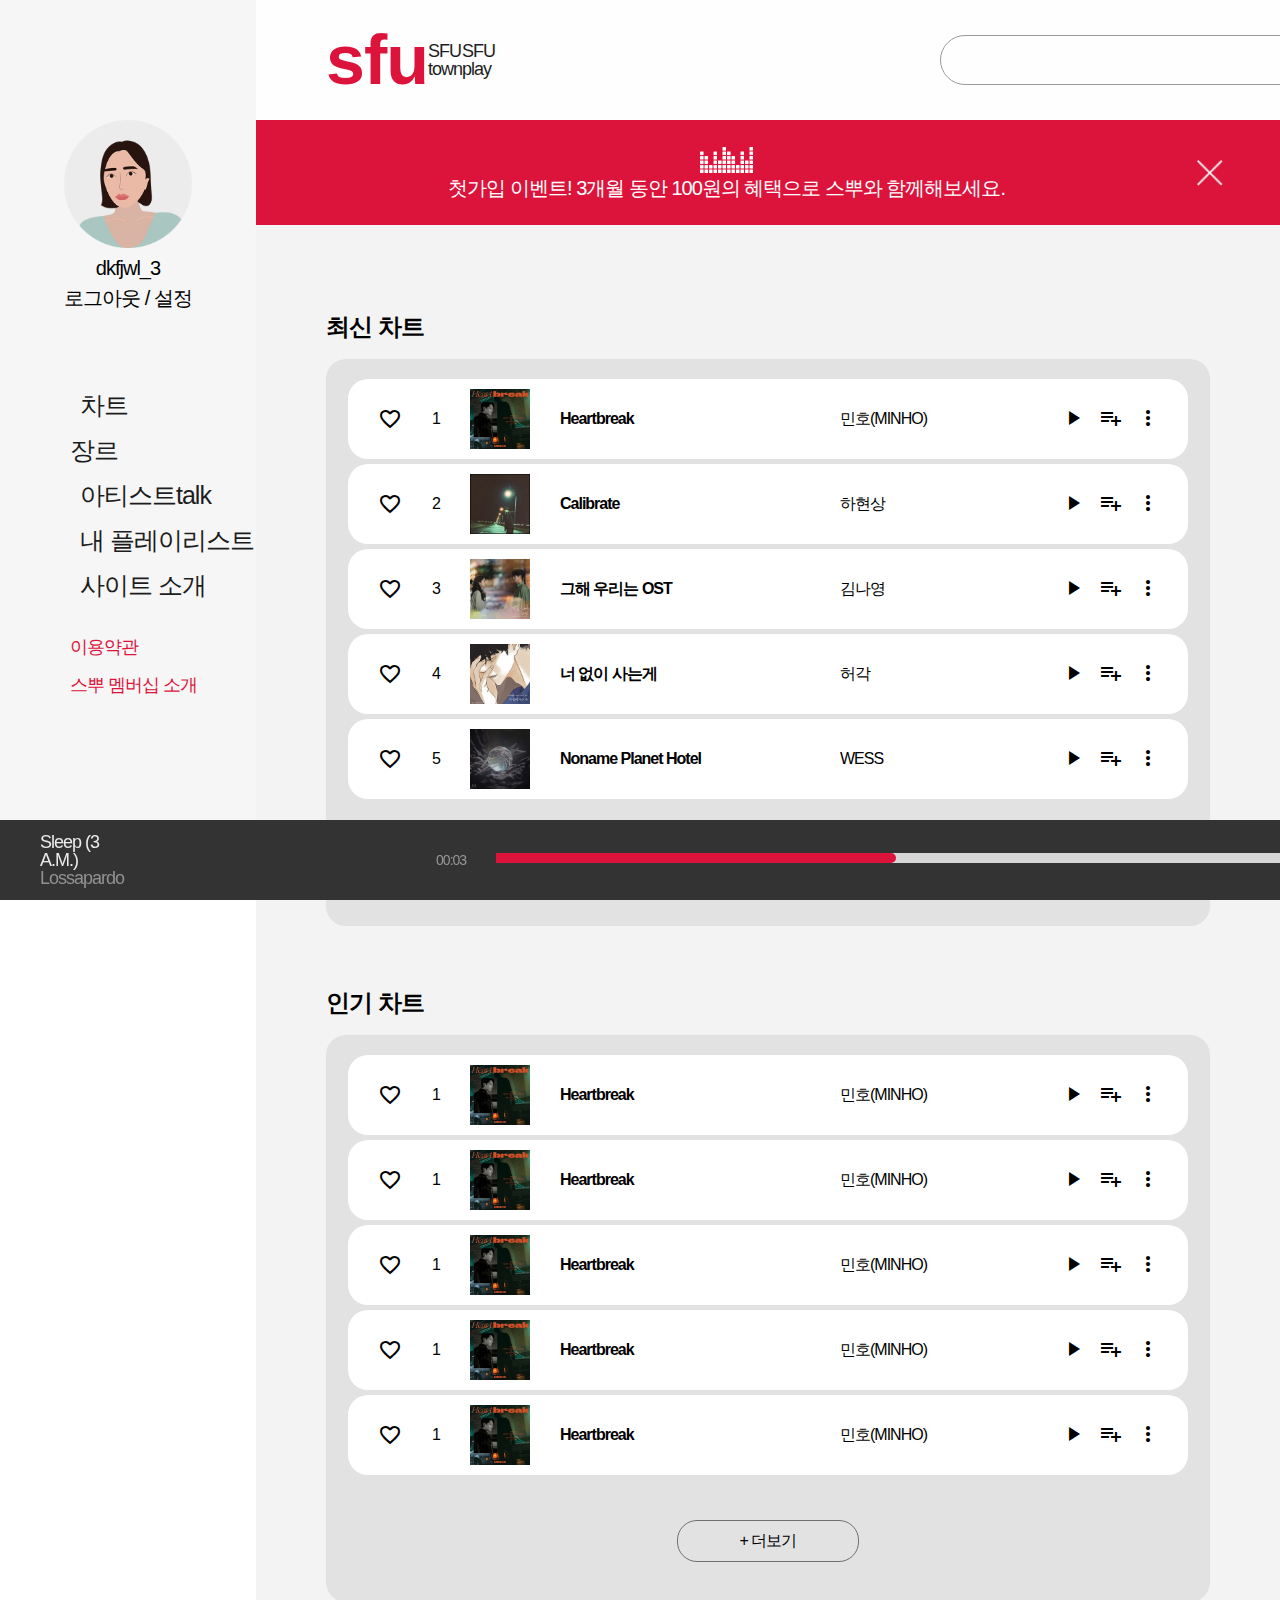
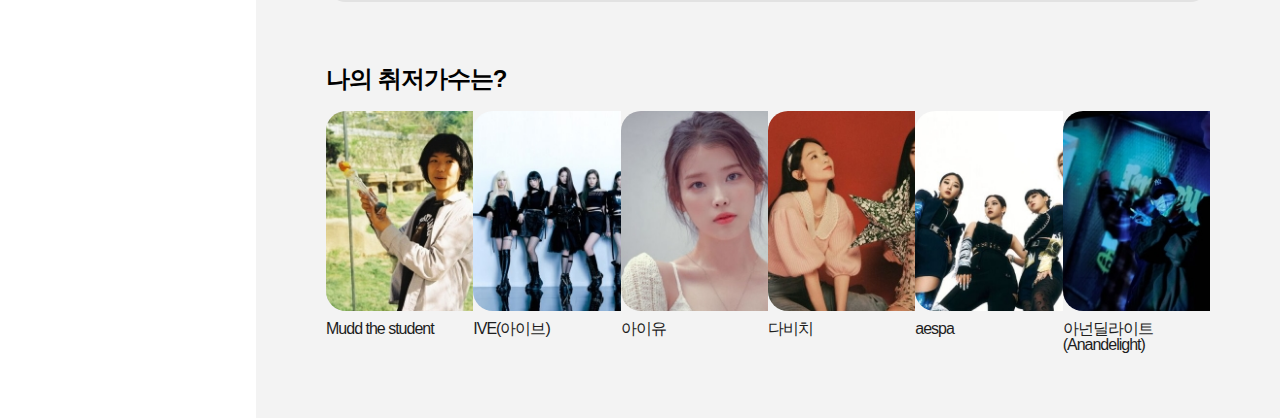
<file: menu/01_chart/chart.html>
<!DOCTYPE html>
<html lang="ko">
  <head>
    <meta charset="UTF-8" />
    <meta http-equiv="X-UA-Compatible" content="IE=edge" />
    <meta name="viewport" content="width=device-width, initial-scale=1.0" />
    <title>menu_01</title>

    <link rel="stylesheet" href="../../css/reset.css" />
    <link rel="stylesheet" href="../../css/common.css" />
    <link rel="stylesheet" href="../../css/main.css" />
    <link rel="stylesheet" href="css/chart.css" />
    <!-- 폰트어썸 -->
    <link rel="stylesheet" href="https://use.fontawesome.com/releases/v5.15.4/css/all.css" integrity="sha384-DyZ88mC6Up2uqS4h/KRgHuoeGwBcD4Ng9SiP4dIRy0EXTlnuz47vAwmeGwVChigm" crossorigin="anonymous"/>
    <!-- material Icon -->
    <link href="https://fonts.googleapis.com/icon?family=Material+Icons" rel="stylesheet"/>

  </head>

  <body>

    <div class="wrap">
      <div class="menu">
        <div class="profile">
          <div class="pro_img">
            <img src="../../images/ME.png" alt="profile_illust" />
          </div>
          <h5 class="info_1">dkfjwl_3</h5>
          <p class="info_2">로그아웃 / 설정</p>
        </div>

        
        <ul class="list">

          <li>
            <a href="../../menu/01_chart/chart.html"><i class="far fa-chart-bar"></i>차트</a>
          </li>

          <li>
            <a href="../../menu/02_genre/genre.html">장르</a>
          </li>

          <li>
            <a href="../../menu/03_artist/artist.html"><i class="far fa-comments"></i>아티스트talk</a>
          </li>

          <li>
            <a href="../../menu/04_playList/playList.html"><i class="fas fa-headphones-alt"></i>내 플레이리스트</a>
          </li>

          <li>
            <a href="../../menu/05_intro/intro.html"><i class="far fa-quote-left"></i> 사이트 소개</a>
          </li>


          <li class="use_1">
            <a href="../../menu/06_use/use.html">이용약관</a>
          </li>
          <li class="use_1">
            <a href="../../menu/07_membership.html/membership.html">스뿌 멤버십 소개</a>
          </li>

        </ul>
        
      </div>

      <div class="main">
        <header>
          <div class="left">
            <div class="logo"><a href="../../index.html">sfu</a></div>
            <div class="sfu_n">
              <a href="../05_intro/intro.html">SFU town</a>
            </div>
            <div class="sfu_n">
              <a href="../04_playList/playList.html">SFU play</a>
            </div>
          </div>

          <div class="right">
            <input type="text"/>
          </div>
        </header>

        <div class="pop_ad">
          <div class="pop_left">
            <div class="ad_img">
              <img src="../../images/stereo png.png" alt="pop_ad_icon" />
            </div>
            <h2 class="ad_title">
              첫가입 이벤트! 3개월 동안 100원의 혜택으로 스뿌와 함께해보세요.
            </h2>
          </div>

          <div class="pop_right">
            <img src="../../images/pop erase btn.png" alt="x_btn" />
          </div>
        </div>

        <!-- ▼ section start  -->

        <section class="section section_1">
          <div class="contaner">
            <!-- -----------------------con_wrap 최신 차트 start -->

            <div class="con_wrap">
              <h2 class="title">최신 차트</h2>
              <div class="con_box">
                <div class="con">
                  <span class="material-icons heart">favorite_border</span>
                  <span class="num">1</span>
                  <div class="img_wrap">
                    <div class="img">
                      <img src="../../images/sec1_con_img1.jpg" />
                    </div>
                  </div>
                  <div class="con_song">Heartbreak</div>
                  <div class="con_singer">민호(MINHO)</div>
                  <div class="con_icon">
                    <span class="material-icons">play_arrow</span>
                    <span class="material-icons">playlist_add</span>
                    <span class="material-icons">more_vert</span>
                  </div>
                </div>

                <div class="con">
                  <span class="material-icons heart">favorite_border</span>
                  <span class="num">2</span>
                  <div class="img_wrap">
                    <div class="img">
                      <img src="../../images/sec1_con_img2.jpg" />
                    </div>
                  </div>
                  <div class="con_song">Calibrate</div>
                  <div class="con_singer">하현상</div>
                  <div class="con_icon">
                    <span class="material-icons">play_arrow</span>
                    <span class="material-icons">playlist_add</span>
                    <span class="material-icons">more_vert</span>
                  </div>
                </div>

                <div class="con">
                  <span class="material-icons heart">favorite_border</span>
                  <span class="num">3</span>
                  <div class="img_wrap">
                    <div class="img">
                      <img src="../../images/sec1_con_img3.jpg" />
                    </div>
                  </div>
                  <div class="con_song">그해 우리는 OST</div>
                  <div class="con_singer">김나영</div>
                  <div class="con_icon">
                    <span class="material-icons">play_arrow</span>
                    <span class="material-icons">playlist_add</span>
                    <span class="material-icons">more_vert</span>
                  </div>
                </div>

                <div class="con">
                  <span class="material-icons heart">favorite_border</span>
                  <span class="num">4</span>
                  <div class="img_wrap">
                    <div class="img">
                      <img src="../../images/sec1_con_img4.jpg" />
                    </div>
                  </div>
                  <div class="con_song">너 없이 사는게</div>
                  <div class="con_singer">허각</div>
                  <div class="con_icon">
                    <span class="material-icons">play_arrow</span>
                    <span class="material-icons">playlist_add</span>
                    <span class="material-icons">more_vert</span>
                  </div>
                </div>

                <div class="con">
                  <span class="material-icons heart">favorite_border</span>
                  <span class="num">5</span>
                  <div class="img_wrap">
                    <div class="img">
                      <img src="../../images/sec1_con_img5.jpg" />
                    </div>
                  </div>
                  <div class="con_song">Noname Planet Hotel</div>
                  <div class="con_singer">WESS</div>
                  <div class="con_icon">
                    <span class="material-icons">play_arrow</span>
                    <span class="material-icons">playlist_add</span>
                    <span class="material-icons">more_vert</span>
                  </div>
                </div>

                <button class="more_btn">+ 더보기</button>
              </div>
            </div>

            <!-- ----------------------------con_wrap 인기차트 start -->
            <div class="con_wrap">
              <h2 class="title">인기 차트</h2>
              <div class="con_box">
                <div class="con">
                  <span class="material-icons heart">favorite_border</span>
                  <span class="num">1</span>
                  <div class="img_wrap">
                    <div class="img">
                      <img src="../../images/sec1_con_img1.jpg" />
                    </div>
                  </div>
                  <div class="con_song">Heartbreak</div>
                  <div class="con_singer">민호(MINHO)</div>
                  <div class="con_icon">
                    <span class="material-icons">play_arrow</span>
                    <span class="material-icons">playlist_add</span>
                    <span class="material-icons">more_vert</span>
                  </div>
                </div>

                <div class="con">
                  <span class="material-icons heart">favorite_border</span>
                  <span class="num">1</span>
                  <div class="img_wrap">
                    <div class="img">
                      <img src="../../images/sec1_con_img1.jpg" />
                    </div>
                  </div>
                  <div class="con_song">Heartbreak</div>
                  <div class="con_singer">민호(MINHO)</div>
                  <div class="con_icon">
                    <span class="material-icons">play_arrow</span>
                    <span class="material-icons">playlist_add</span>
                    <span class="material-icons">more_vert</span>
                  </div>
                </div>

                <div class="con">
                  <span class="material-icons heart">favorite_border</span>
                  <span class="num">1</span>
                  <div class="img_wrap">
                    <div class="img">
                      <img src="../../images/sec1_con_img1.jpg" />
                    </div>
                  </div>
                  <div class="con_song">Heartbreak</div>
                  <div class="con_singer">민호(MINHO)</div>
                  <div class="con_icon">
                    <span class="material-icons">play_arrow</span>
                    <span class="material-icons">playlist_add</span>
                    <span class="material-icons">more_vert</span>
                  </div>
                </div>

                <div class="con">
                  <span class="material-icons heart">favorite_border</span>
                  <span class="num">1</span>
                  <div class="img_wrap">
                    <div class="img">
                      <img src="../../images/sec1_con_img1.jpg" />
                    </div>
                  </div>
                  <div class="con_song">Heartbreak</div>
                  <div class="con_singer">민호(MINHO)</div>
                  <div class="con_icon">
                    <span class="material-icons">play_arrow</span>
                    <span class="material-icons">playlist_add</span>
                    <span class="material-icons">more_vert</span>
                  </div>
                </div>

                <div class="con">
                  <span class="material-icons heart">favorite_border</span>
                  <span class="num">1</span>
                  <div class="img_wrap">
                    <div class="img">
                      <img src="../../images/sec1_con_img1.jpg" />
                    </div>
                  </div>
                  <div class="con_song">Heartbreak</div>
                  <div class="con_singer">민호(MINHO)</div>
                  <div class="con_icon">
                    <span class="material-icons">play_arrow</span>
                    <span class="material-icons">playlist_add</span>
                    <span class="material-icons">more_vert</span>
                  </div>
                </div>

                <button class="more_btn">+ 더보기</button>
              </div>

              <!-- ------------con2_wrap 나의 취저가수 start -->
              <div class="con2_wrap">
                <h2 class="title">나의 취저가수는?</h2>
                <ul class="con2">
                  <li>
                    <div class="con2_img">
                      <a href="#"
                        ><img src="../../images/sec1_con2_img1.jpg" alt=""
                      /></a>
                    </div>
                    <a href="#"><span>Mudd the student</span></a>
                  </li>
                  <li>
                    <div class="con2_img">
                      <a href="#"
                        ><img src="../../images/sec1_con2_img2.jpg" alt=""
                      /></a>
                    </div>
                    <a href="#"><span>IVE(아이브)</span></a>
                  </li>
                  <li>
                    <div class="con2_img">
                      <a href="#"
                        ><img src="../../images/sec1_con2_img3.jpg" alt=""
                      /></a>
                    </div>
                    <a href="#"><span>아이유</span></a>
                  </li>
                  <li>
                    <div class="con2_img">
                      <a href="#"
                        ><img src="../../images/sec1_con2_img4.jpg" alt=""
                      /></a>
                    </div>
                    <a href="#"><span>다비치</span></a>
                  </li>
                  <li>
                    <div class="con2_img">
                      <a href="#"
                        ><img src="../../images/sec1_con2_img5.jpg" alt=""
                      /></a>
                    </div>
                    <a href="#"><span>aespa</span></a>
                  </li>
                  <li>
                    <div class="con2_img">
                      <a href="#"
                        ><img src="../../images/sec1_con2_img6.jpg" alt=""
                      /></a>
                    </div>
                    <a href="#"><span>아넌딜라이트(Anandelight)</span></a>
                  </li>
                </ul>
              </div>
            </div>
          </div>
        </section>
      </div>

    </div>

    <div class="player">

      <div class="playerImage"></div>
      <div class="playerTitle">
        <h5>Sleep (3 A.M.)
        </h5>
        <h6>Lossapardo</h6>
        
      </div>

      <div class="icons">
        <i class="fas fa-angle-double-left"></i>
        <i class="fas fa-play-circle"></i>
        <i class="fas fa-angle-double-right"></i>

      </div>

      <div class="time">
        <div class="startTime">00:03</div>
        <div class="bar">
          <div class="innerBar"></div>
        </div>
        <div class="lastTime">03:40</div>
      </div>

      <div class="volume">
        <i class="fas fa-volume-up"></i>
        <div class="volumeBar">
          <div class="volumeInner"></div>

        </div>
      </div>

      
    </div>

    <script src="js/chart.js"></script>
  </body>
</html>
</file>
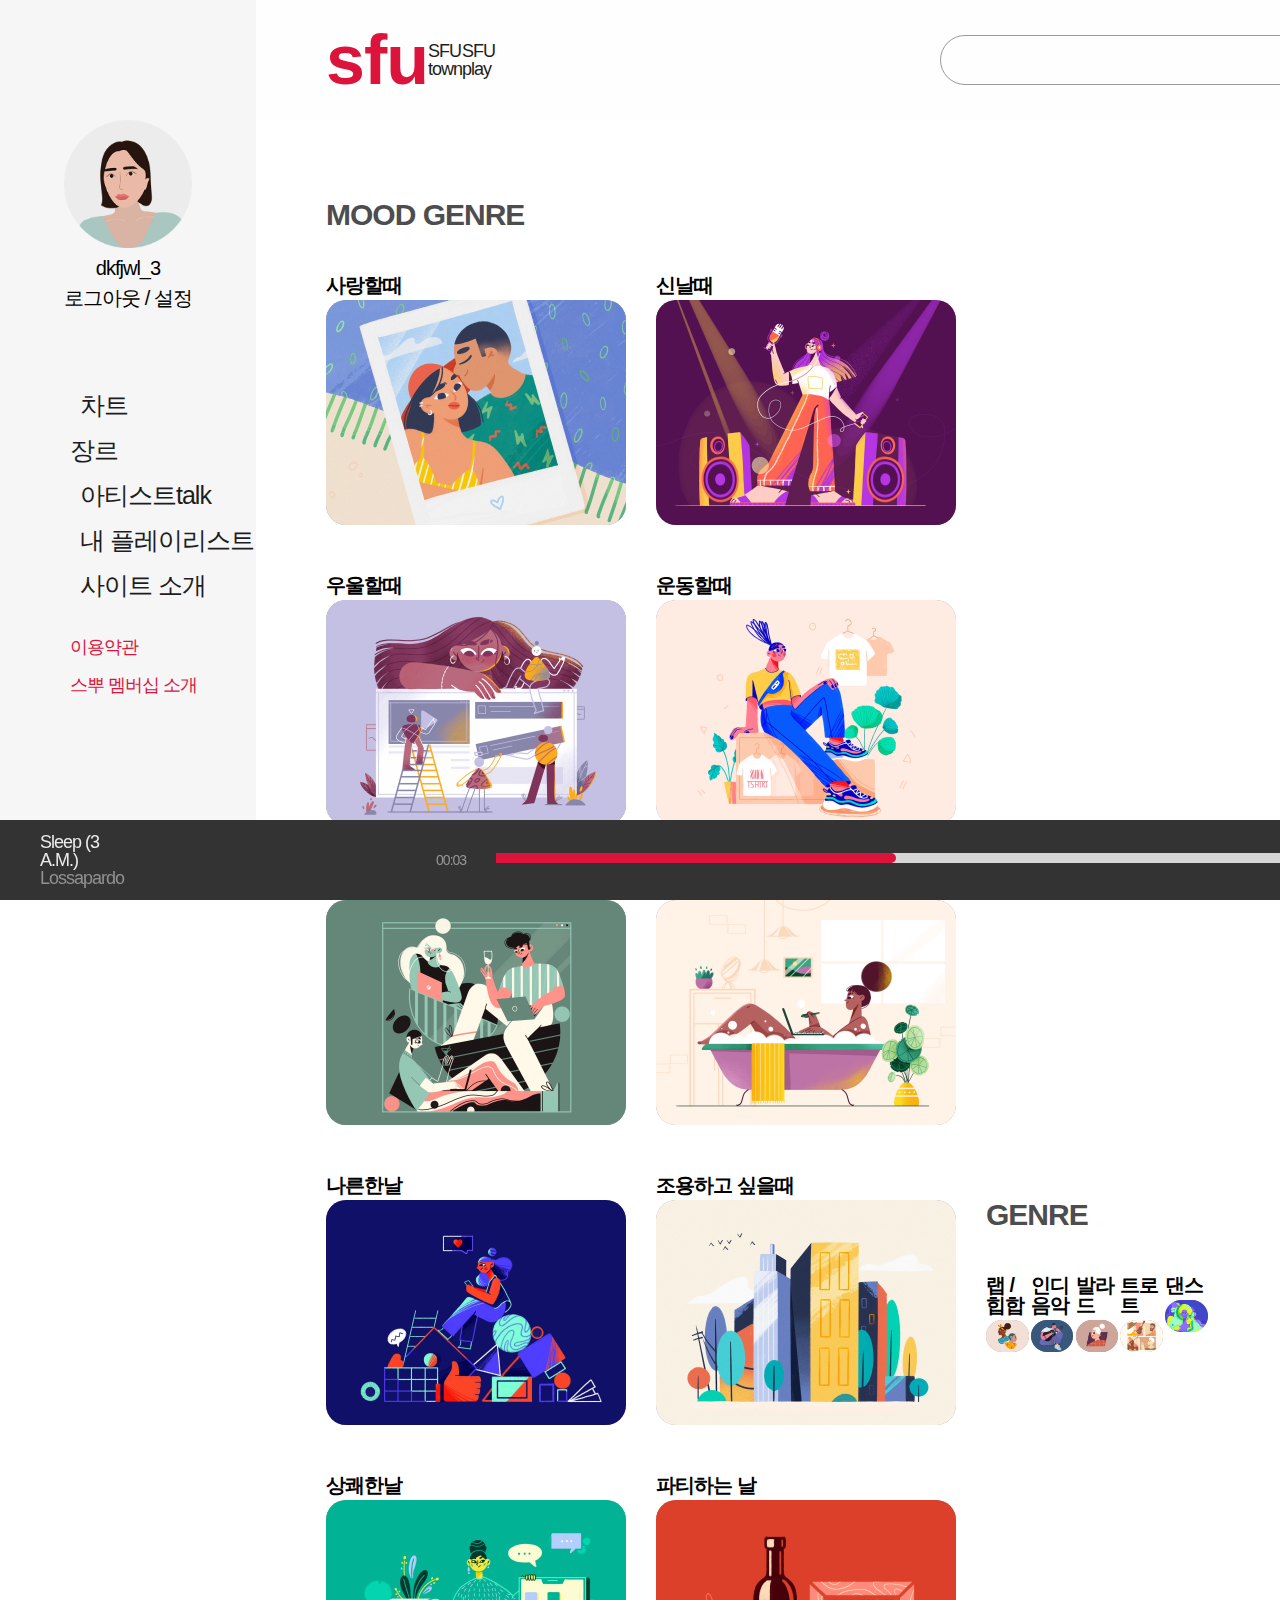
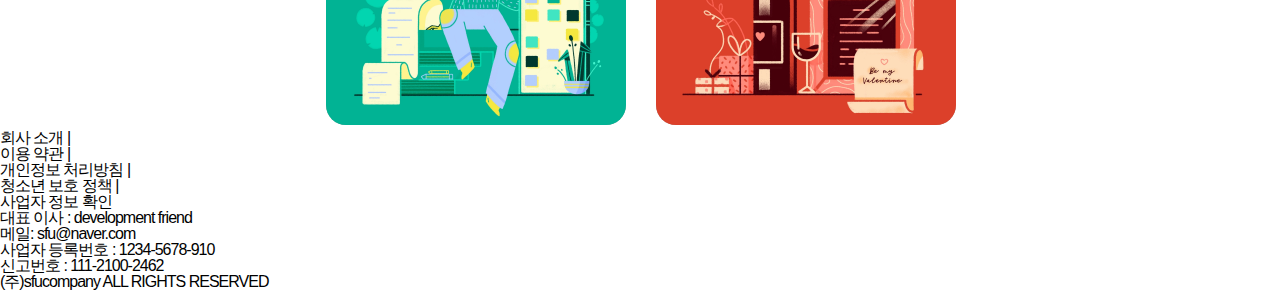
<file: menu/02_genre/genre.html>
<!DOCTYPE html>
<html lang="ko">
  <head>
    <meta charset="UTF-8" />
    <meta http-equiv="X-UA-Compatible" content="IE=edge" />
    <meta name="viewport" content="width=device-width, initial-scale=1.0" />
    <title>menu_02</title>
     
    <link rel="stylesheet" href="../../css/reset.css" />
    <link rel="stylesheet" href="../../css/common.css" />
    <link rel="stylesheet" href="../../css/main.css" />
    <link rel="stylesheet" href="css/genre.css" />

       <!-- 폰트어썸 -->
       <link
       rel="stylesheet"
       href="https://use.fontawesome.com/releases/v5.15.4/css/all.css"
       integrity="sha384-DyZ88mC6Up2uqS4h/KRgHuoeGwBcD4Ng9SiP4dIRy0EXTlnuz47vAwmeGwVChigm"
       crossorigin="anonymous"
     />
     <!-- material Icon -->
     <link
       href="https://fonts.googleapis.com/icon?family=Material+Icons"
       rel="stylesheet"
     />
  </head>

  <body>
    <div class="wrap">
      <div class="menu">
        <div class="profile">
          <div class="pro_img">
            <img src="../../images/ME.png" alt="profile_illust" />
          </div>
          <h5 class="info_1">dkfjwl_3</h5>
          <p class="info_2">로그아웃 / 설정</p>
        </div>

        <ul class="list">

          <li>
            <a href="../../menu/01_chart/chart.html"><i class="far fa-chart-bar"></i>차트</a>
          </li>

          <li>
            <a href="../../menu/02_genre/genre.html">장르</a>
          </li>

          <li>
            <a href="../../menu/03_artist/artist.html"><i class="far fa-comments"></i>아티스트talk</a>
          </li>

          <li>
            <a href="../../menu/04_playList/playList.html"><i class="fas fa-headphones-alt"></i>내 플레이리스트</a>
          </li>

          <li>
            <a href="../../menu/05_intro/intro.html"><i class="far fa-quote-left"></i> 사이트 소개</a>
          </li>


          <li class="use_1">
            <a href="../../menu/06_use/use.html">이용약관</a>
          </li>
          <li class="use_1">
            <a href="../../menu/07_membership.html/membership.html">스뿌 멤버십 소개</a>
          </li>

        </ul>
        
      </div>

      <div class="main">
        <header>
          <div class="left">
            <div class="logo"><a href="../../index.html">sfu</a></div>
            <div class="sfu_n">
              <a href="../05_intro/intro.html">SFU town</a>
            </div>
            <div class="sfu_n">
              <a href="../04_playList/playList.html">SFU play</a>
            </div>
          </div>

          <div class="right">
            <input type="text" />
          </div>
        </header>

        <!-- ▼ section start  -->

        <div class="section section_1">
          <div class="container_1">
            <div class="mood_genre">
              <h1>MOOD GENRE</h1>
            </div>
            <div class="genres_1">
              <div>
                <h6>사랑할때</h6>
                <div class="genre_image">
                  <img  src="../../images/genre_1.png" alt="love" />
                 
                </div>
              </div>
              <div>
                <h6>신날때</h6>
                <div class="genre_image">
                  <img src="../../images/genre_2.png" alt="fun" />
                </div>
              </div>
              <div>
                <h6>우울할때</h6>
                <div class="genre_image">
                  <img src="../../images/genre_3.png" alt="gloomy" />
                </div>
              </div>
              <div>
                <h6>운동할때</h6>
                <div class="genre_image">
                  <img src="../../images/genre_4.png" alt="exercise" />
                </div>
              </div>
            </div>

            <div class="genres_2">
              <div>
                <h6>드라이브</h6>
                <div class="genre_image">
                  <img src="../../images/genre_5.png" alt="drive" />
                </div>
              </div>
              <div>
                <h6>잠잘때</h6>
                <div class="genre_image">
                  <img src="../../images/genre_6.png" alt="sleediv" />
                </div>
              </div>
              <div>
                <h6>나른한날</h6>
                <div class="genre_image">
                  <img src="../../images/genre_7.png" alt="lazy" />
                </div>
              </div>
              <div>
                <h6>조용하고 싶을때</h6>
                <div class="genre_image">
                  <img src="../../images/genre_8.png" alt="quiet" />
                </div>
              </div>
            </div>

            <div class="genres_3">
              <div>
                <h6>상쾌한날</h6>
                <div class="genre_image">
                  <img src="../../images/genre_9.png" alt="fresh" />
                </div>
              </div>
              <div>
                <h6>파티하는 날</h6>
                <div class="genre_image">
                  <img src="../../images/genre_10.png" alt="party" />
                </div>
              </div>
            </div>
          </div>
          <div class="container_2">
            <div class="genre">
              <h1>GENRE</h1>
            </div>
            <div class="genres_4">
                <div>
                    <h6>랩 / 힙합</h6>
                    <div class="genre_image">
                      <img src="../../images/genre_11.png" alt="fresh" />
                    </div>
                  </div>
                  <div>
                    <h6>인디음악</h6>
                    <div class="genre_image">
                      <img src="../../images/genre_12.png" alt="party" />
                    </div>
                  </div>
                  <div>
                    <h6>발라드</h6>
                    <div class="genre_image">
                      <img src="../../images/genre_13.png" alt="party" />
                    </div>
                  </div>
                  <div>
                    <h6>트로트</h6>
                    <div class="genre_image">
                      <img src="../../images/genre_14.png" alt="party" />
                    </div>
                  </div>
                  <div>
                    <h6>댄스</h6>
                    <div class="genre_image">
                      <img src="../../images/genre_15.png" alt="party" />
                    </div>
                  </div>
                </div>
            </div>
          </div>
        </div>
      </div>
    </div>
    <div class="player">
      <div class="playerImage"></div>
      <div class="playerTitle">
        <h5>Sleep (3 A.M.)
        </h5>
        <h6>Lossapardo</h6>
        
      </div>

      <div class="icons">
        <i class="fas fa-angle-double-left"></i>
        <i class="fas fa-play-circle"></i>
        <i class="fas fa-angle-double-right"></i>

      </div>

      <div class="time">
        <div class="startTime">00:03</div>
        <div class="bar">
          <div class="innerBar"></div>
        </div>
        <div class="lastTime">03:40</div>
      </div>

      <div class="volume">
        <i class="fas fa-volume-up"></i>
        <div class="volumeBar">
          <div class="volumeInner"></div>

        </div>
      </div>

      
    </div>

    
    <div class="footer">
      <div class="introduce">
        <h6>회사 소개 |</h6>
        <h6>이용 약관 |</h6>
        <h6>개인정보 처리방침 |</h6>
        <h6>청소년 보호 정책 |</h6>
        <h6>사업자 정보 확인</h6>
      </div>

      <div class="represent">
        <h6>대표 이사 : development friend</h6>
        <h6>메일: sfu@naver.com</h6>
        <h6>사업자 등록번호 : 1234-5678-910</h6>
        <h6>신고번호 : 111-2100-2462</h6>
  
      </div>

      <div class="address">
        <h6>(주)sfucompany ALL RIGHTS RESERVED</h6>
      </div>
    </div>

    <script src="js/genre.js"></script>
  </body>
</html>
</file>
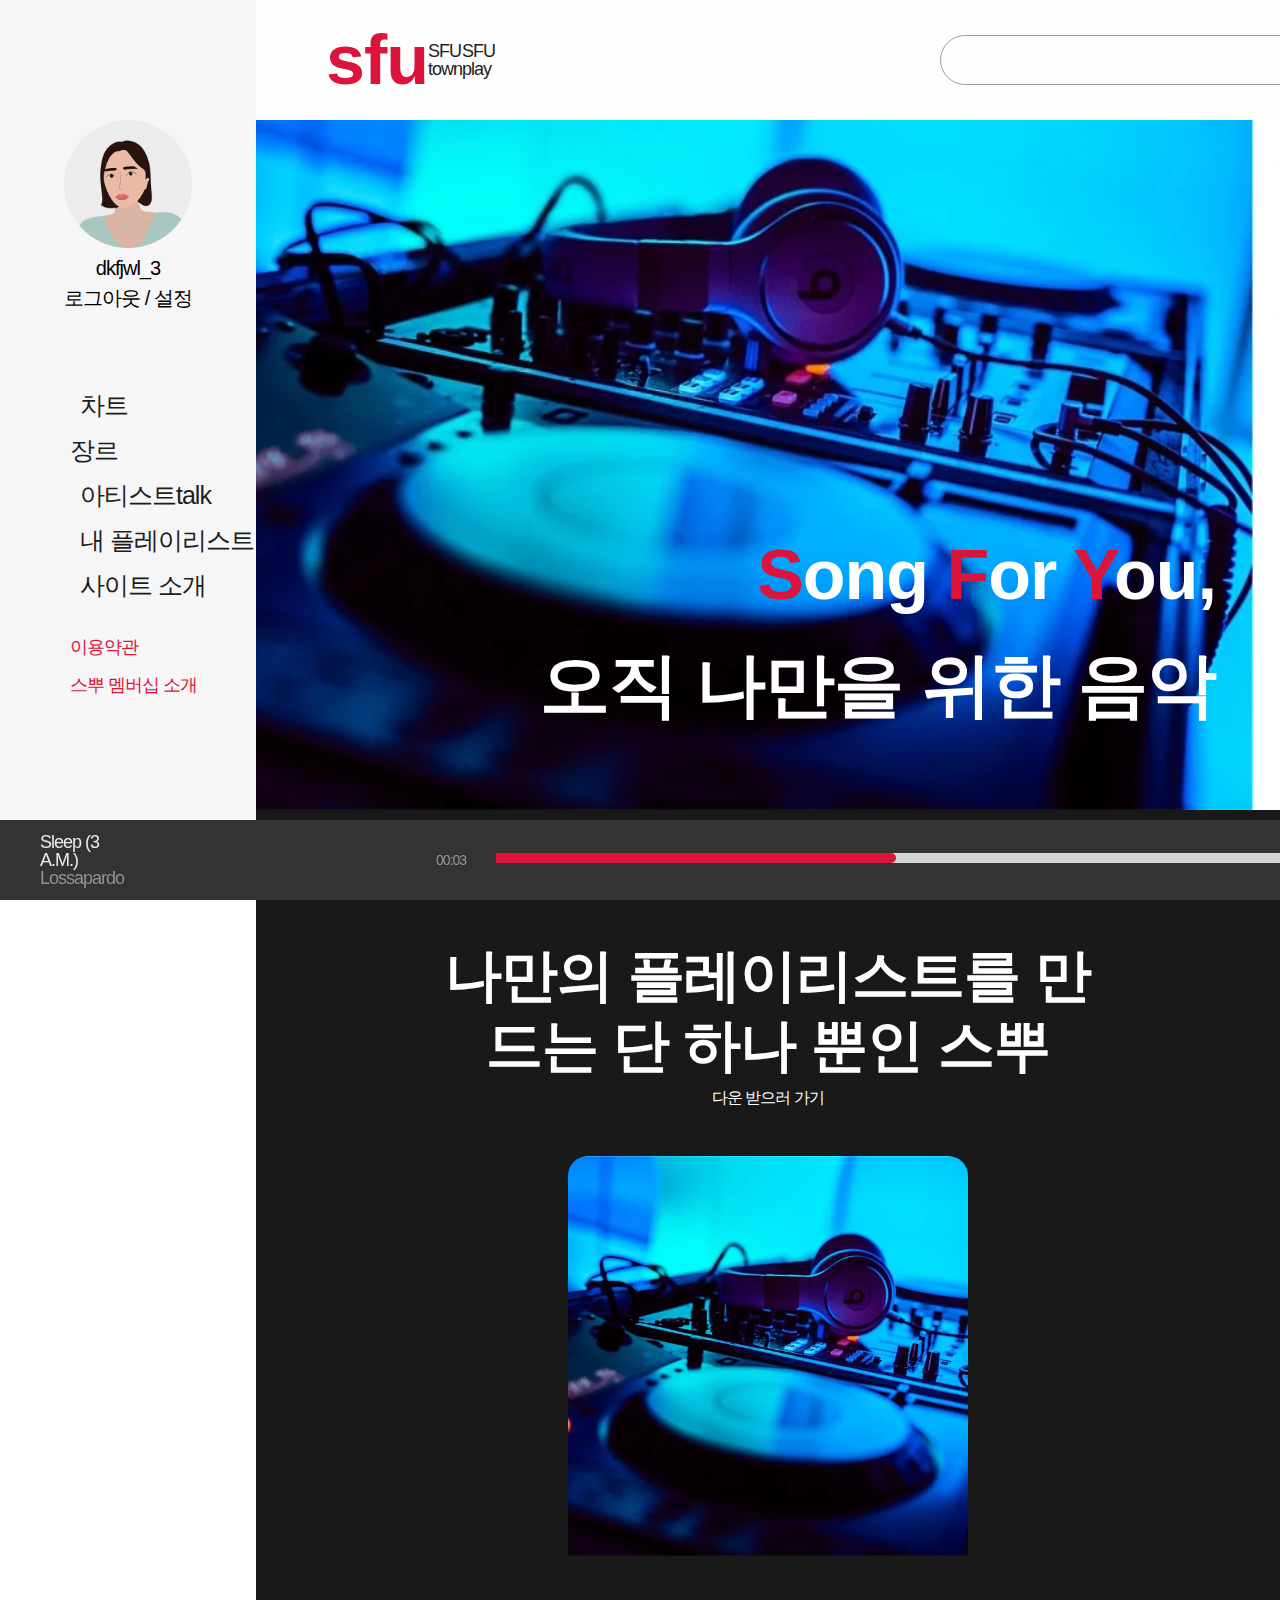
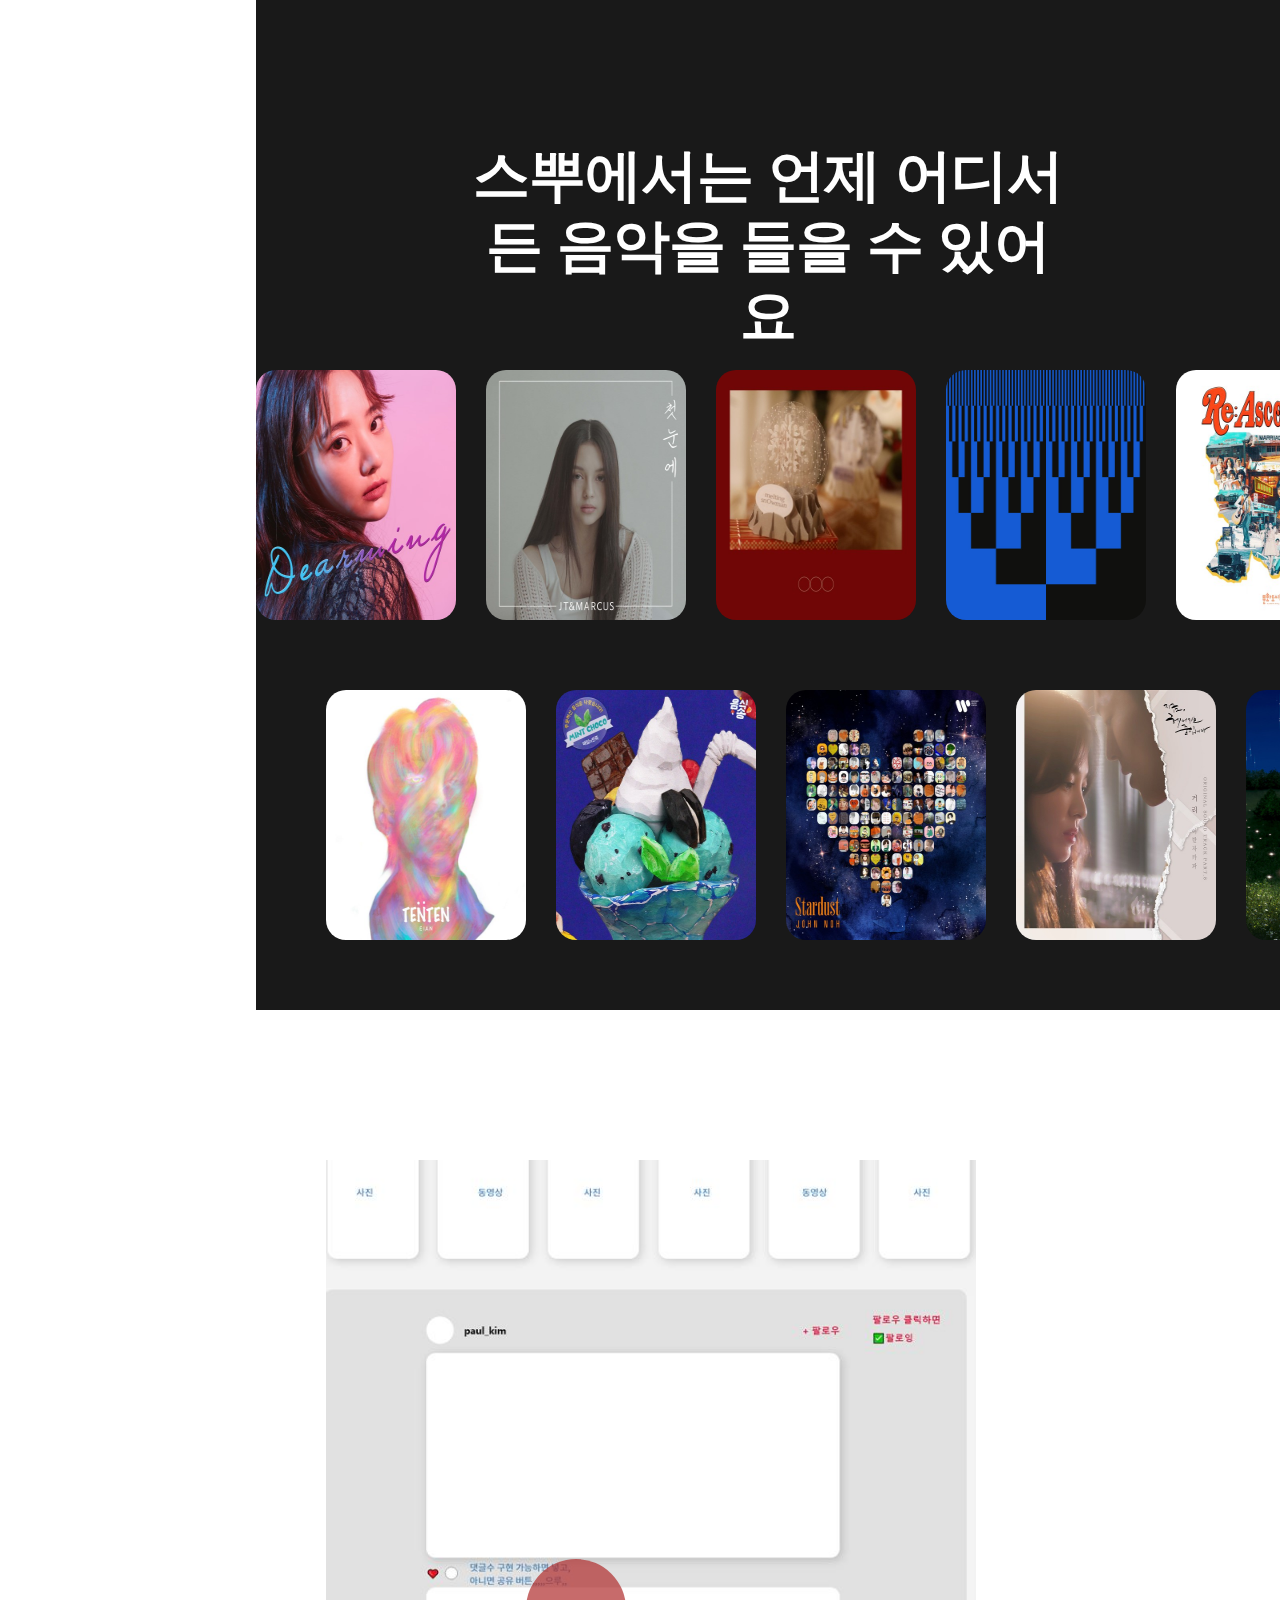
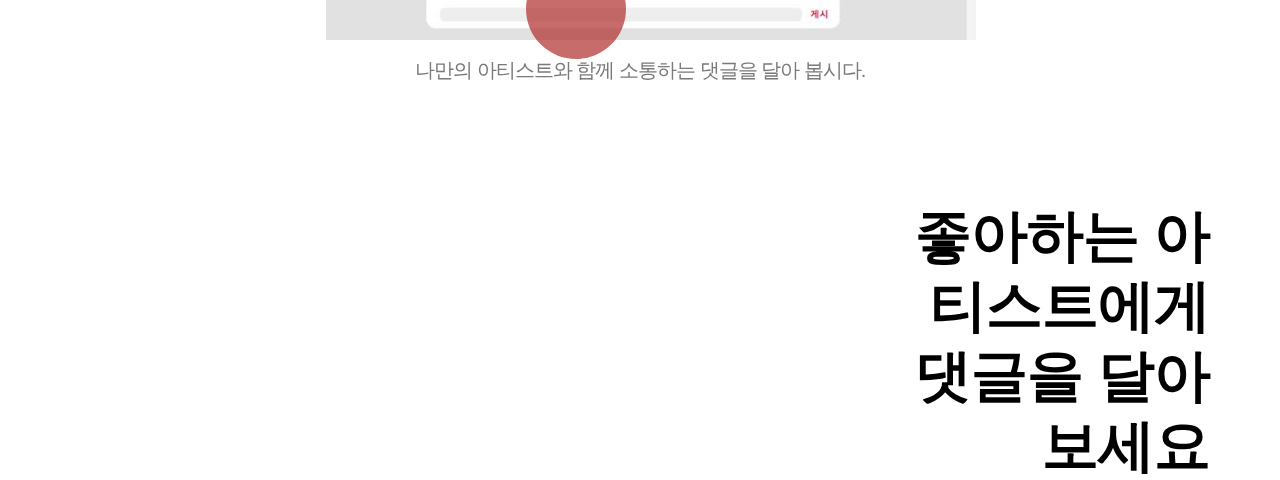
<file: menu/05_intro/intro.html>
<!DOCTYPE html>
<html lang="ko">
  <head>
    <meta charset="UTF-8" />
    <meta http-equiv="X-UA-Compatible" content="IE=edge" />
    <meta name="viewport" content="width=device-width, initial-scale=1.0" />
    <title>menu_05</title>

    <link rel="stylesheet" href="../../css/reset.css" />
    <link rel="stylesheet" href="../../css/common.css" />
    <link rel="stylesheet" href="../../css/main.css" />
    <link rel="stylesheet" href="css/intro.css" />

       <!-- 폰트어썸 -->
       <link
       rel="stylesheet"
       href="https://use.fontawesome.com/releases/v5.15.4/css/all.css"
       integrity="sha384-DyZ88mC6Up2uqS4h/KRgHuoeGwBcD4Ng9SiP4dIRy0EXTlnuz47vAwmeGwVChigm"
       crossorigin="anonymous"
     />
     <!-- material Icon -->
     <link
       href="https://fonts.googleapis.com/icon?family=Material+Icons"
       rel="stylesheet"
     />
  </head>
  <body>
    <div class="wrap">
      <div class="menu">
        <div class="profile">
          <div class="pro_img">
            <img src="../../images/ME.png" alt="profile_illust" />
          </div>
          <h5 class="info_1">dkfjwl_3</h5>
          <p class="info_2">로그아웃 / 설정</p>
        </div>

        <ul class="list">

          <li>
            <a href="../../menu/01_chart/chart.html"><i class="far fa-chart-bar"></i>차트</a>
          </li>

          <li>
            <a href="../../menu/02_genre/genre.html">장르</a>
          </li>

          <li>
            <a href="../../menu/03_artist/artist.html"><i class="far fa-comments"></i>아티스트talk</a>
          </li>

          <li>
            <a href="../../menu/04_playList/playList.html"><i class="fas fa-headphones-alt"></i>내 플레이리스트</a>
          </li>

          <li>
            <a href="../../menu/05_intro/intro.html"><i class="far fa-quote-left"></i> 사이트 소개</a>
          </li>


          <li class="use_1">
            <a href="../../menu/06_use/use.html">이용약관</a>
          </li>
          <li class="use_1">
            <a href="../../menu/07_membership.html/membership.html">스뿌 멤버십 소개</a>
          </li>

        </ul>
        
      </div>

      <div class="main">
        <header>
          <div class="left">
            <div class="logo"><a href="../../index.html">sfu</a></div>
            <div class="sfu_n">
              <a href="../05_intro/intro.html">SFU town</a>
            </div>
            <div class="sfu_n">
              <a href="../04_playList/playList.html">SFU play</a>
            </div>
          </div>

          <div class="right">
            <input type="text" />
          </div>
        </header>

        <!-- ▼ section start  -->

        <div class="section section_1">
          <div class="container_1">
            <div class="mainImage">
              <h1><span>S</span>ong <span>F</span>or<span> Y</span>ou,</h1>
              <h2>오직 나만을 위한 음악</h2>
            </div>
          </div>
        </div>
        <!-- section_1 end -->
        <div class="section section_2">
          <div class="container_2">
            <div class="con " >
              <h3  id="myImg">나만의 플레이리스트를 만드는 단 하나 뿐인 스뿌</h3>
              <h6 >
                다운 받으러 가기
                <i class="fas fa-angle-double-right"></i>
              </h6>

              <div class="mobile_image"></div>
            </div>
          </div>
        </div>
        <!-- section_2 end -->
        <div class="section section_3">
          <div class="container_3">
            <div class="title" >
              <h1 id="myImg_1">스뿌에서는 언제 어디서든 음악을 들을 수 있어요</h1>
            </div>
           
          </div>

        
        </div>
        <div class="  albumimages albumimages_1">
            <div class="images_1">
                <div class="img img1">    
                    <img src="../../images/infoalbum_1.jpg" alt="">
                </div>
                <div class="img img2">    
                    <img src="../../images/infoalbum_2.jpg" alt="">
                </div>
                <div class="img img3"> 
                    <img src="../../images/infoalbum_3.jpg" alt="">   
                </div>
                <div class="img img4">  
                    <img src="../../images/infoalbum_4.jpg" alt="">  
                </div>
                <div class="img img5">  
                    <img src="../../images/infoalbum_5.jpg" alt="">  
                </div>
                <div class="img img6">  
                    <img src="../../images/infoalbum_6.jpg" alt="">  
                </div>
                <div class="img img7">  
                    <img src="../../images/infoalbum_7.jpg" alt="">  
                </div>
                <div class="img img1">    
                    <img src="../../images/infoalbum_1.jpg" alt="">
                </div>
                <div class="img img2">    
                    <img src="../../images/infoalbum_2.jpg" alt="">
                </div>
                <div class="img img3"> 
                    <img src="../../images/infoalbum_3.jpg" alt="">   
                </div>
                <div class="img img4">  
                    <img src="../../images/infoalbum_4.jpg" alt="">  
                </div>
                <div class="img img5">  
                    <img src="../../images/infoalbum_5.jpg" alt="">  
                </div>
                <div class="img img6">  
                    <img src="../../images/infoalbum_6.jpg" alt="">  
                </div>
                <div class="img img7">  
                    <img src="../../images/infoalbum_7.jpg" alt="">  
                </div>
            </div>
           
        </div>

        <div class="  albumimages albumimages_2">
          <div class="images_2">
            <div class="img img1"> 
                <img src="../../images/infoalbum_8.jpg" alt="">   
            </div>
            <div class="img img2"> 
                <img src="../../images/infoalbum_9.jpg" alt="">   
            </div>
            <div class="img img3">  
                <img src="../../images/infoalbum_10.jpg" alt="">  
            </div>
            <div class="img img4">  
                <img src="../../images/infoalbum_11.jpg" alt="">  
            </div>
            <div class="img img5">   
                <img src="../../images/infoalbum_12.jfif" alt=""> 
            </div>
            <div class="img img6">  
                <img src="../../images/infoalbum_13.jfif" alt="">  
            </div>
            <div class="img img7">  
                <img src="../../images/infoalbum_14.jfif" alt="">  
            </div>
            <div class="img img1"> 
                <img src="../../images/infoalbum_8.jpg" alt="">   
            </div>
            <div class="img img2"> 
                <img src="../../images/infoalbum_9.jpg" alt="">   
            </div>
            <div class="img img3">  
                <img src="../../images/infoalbum_10.jpg" alt="">  
            </div>
            <div class="img img4">  
                <img src="../../images/infoalbum_11.jpg" alt="">  
            </div>
            <div class="img img5">   
                <img src="../../images/infoalbum_12.jfif" alt=""> 
            </div>
            <div class="img img6">  
                <img src="../../images/infoalbum_13.jfif" alt="">  
            </div>
            <div class="img img7">  
                <img src="../../images/infoalbum_14.jfif" alt="">  
            </div>
          </div>
           
        </div>

        <!-- section_3 end -->
        <div class="section section_4">
          <div class="container_4">
              <div class="con_1">

              </div>

              <div class="circle"></div>
              <div class="con_2">
                  <h1 id="myImg_2">좋아하는 아티스트에게 댓글을 달아보세요</h1>
                  <h6>나만의 아티스트와 함께 소통하는 댓글을 달아 봅시다. </h6>
              </div>
          </div>
        </div>
     
      <!-- section_4 end -->
    </div>

    <div class="player">
        <div class="playerImage"></div>
        <div class="playerTitle">
          <h5>Sleep (3 A.M.)
          </h5>
          <h6>Lossapardo</h6>
          
        </div>
  
        <div class="icons">
          <i class="fas fa-angle-double-left"></i>
          <i class="fas fa-play-circle"></i>
          <i class="fas fa-angle-double-right"></i>
  
        </div>
  
        <div class="time">
          <div class="startTime">00:03</div>
          <div class="bar">
            <div class="innerBar"></div>
          </div>
          <div class="lastTime">03:40</div>
        </div>
  
        <div class="volume">
          <i class="fas fa-volume-up"></i>
          <div class="volumeBar">
            <div class="volumeInner"></div>
  
          </div>
        </div>

        
  
        
      </div>

      <div class="footer">
        <div class="introduce">
          <h6>회사 소개 |</h6>
          <h6>이용 약관 |</h6>
          <h6>개인정보 처리방침 |</h6>
          <h6>청소년 보호 정책 |</h6>
          <h6>사업자 정보 확인</h6>
        </div>
  
        <div class="represent">
          <h6>대표 이사 : development friend</h6>
          <h6>메일: sfu@naver.com</h6>
          <h6>사업자 등록번호 : 1234-5678-910</h6>
          <h6>신고번호 : 111-2100-2462</h6>
    
        </div>
  
        <div class="address">
          <h6>(주)sfucompany ALL RIGHTS RESERVED</h6>
        </div>
      </div>

      

     

    <script src="js/intro.js"></script>
  </body>
</html>
</file>
<file: css/common.css>
.wrap {
  max-width: 1920px;
  margin: 0 auto;
  display: flex;
  justify-content: start;
}

header,
section,
footer {
  width: 100%;
  float: left;
}

footer {
  padding-bottom: 80px;
}

/* .in_header, .container {
    max-width: 1400px;
    width: 100%;
    margin: 0 auto;
} */

body {
  overflow-x: hidden;
  font-family: "Noto Sans KR", sans-serif;
}
</file>
<file: css/main.css>
* {
  margin: 0;
  padding: 0;
}

body {
  width: 100%;
}

.section {
  padding-left: 70px;
  padding-right: 70px;
  box-sizing: border-box;
}

.main {
  width: 80%;
  margin-left: 20%;
}

/* ------------- common end */

.player {
  width: 100%;
  height: 80px;
  background-color: #333;
  /* opacity: 0.6; */
  bottom: 0;
  left: 0;
  position: fixed;
  z-index: 5;
  display: flex;
  align-items: center;
}

.playerImage {
  width: 60px;
  height: 60px;
  border-radius: 10px;
  background: url(../images/player_1.jpg);
  background-size: cover;
  background-position: center;
  float: left;
  margin-left: 20px;
  cursor: pointer;
}

.icons {
  color: #969696;
  font-size: 25px;
  float: left;
  cursor: pointer;
  margin: 0 10px 0 172px;
}

.icons i {
  margin: 10px;
}

.playerTitle {
  width: 110px;
  margin-left: 20px;
}

.playerTitle h5 {
  font-size: 18px;
  color: #ebebeb;
  float: left;
}

.playerTitle h6 {
  font-size: 18px;
  color: #919191;
  float: left;
}

.time {
  font-size: 14px;
  color: #969696;
  display: flex;
  margin-left: 70px;
}
.startTime {
  margin-right: 30px;
}
.bar {
  width: 800px;
  height: 10px;
  background-color: #d6d6d6;
  position: relative;
  top: 0%;
  left: 0%;
  border-radius: 0 10px 10px 0;
}
.innerBar {
  width: 400px;
  height: 10px;
  background-color: crimson;
  position: absolute;
  top: 0;
  left: 0;
  border-radius: 0 10px 10px 0;
}
.lastTime {
  font-size: 14px;
  color: #969696;
  margin-left: 30px;
}

.volume {
  display: flex;
  align-items: center;
  margin-left: 130px;
  cursor: pointer;
}

.volume i {
  font-size: 25px;
  color: #969696;
  font-size: 25px;
  float: left;
}

.volumeBar {
  width: 100px;
  height: 5px;
  background-color: #d6d6d6;
  border-radius: 0 10px 10px 0;
  margin-left: 30px;
}

.volumeInner {
  width: 50px;
  height: 5px;
  background-color: crimson;
  border-radius: 0 10px 10px 0;
}

/* ------------- player end */

.menu {
  width: 20%;
  height: 100vh;
  background-color: #f6f6f6;
  position: fixed;
}

.menu .profile {
  margin-top: 120px;
  display: flex;
  justify-content: center;
  width: 100%;
  align-items: center;
  flex-direction: column;
}

.menu .pro_img {
  width: 128px;
  height: 128px;
}

.pro_img img {
  width: 100%;
}

.profile .info_1 {
  font-size: 20px;
  color: #000;
  margin-top: 10px;
  margin-bottom: 10px;
}

.profile .info_2 {
  font-size: 20px;
  color: #000;
  margin-bottom: 85px;
}

.list {
  margin-left: 70px;
  font-size: 25px;
  font-weight: 900px;
  color: #000;
}

.list li {
  margin-bottom: 20px;
  cursor: pointer;
}

.list .use_1 {
  font-size: 18px;
  font-weight: 300px;
  text-decoration: none;
}

.use_1 a {
  color: #dc143c;
}

.list li:nth-child(5) {
  margin-bottom: 40px;
}

.list i {
  margin-right: 10px;
}

/* ------------- menu end */

header {
  width: 100vw;
  height: 120px;
  background-color: #fefefe;
  display: flex;
  align-items: center;
}

.left {
  width: 385px;
  margin-left: 70px;
  display: flex;
  justify-content: space-between;
  align-items: center;
}

.left .logo {
  font-size: 70px;
  font-weight: 900;
  font-family: "Ubuntu", sans-serif;
}

.logo a {
  color: #dc143c;
}

.left .sfu_n {
  font-size: 18px;
  font-weight: 300;
  color: #707070;
}

.right {
  width: 584px;
  margin-left: 445px;
  margin-right: 70px;
}

.right input {
  all: unset;
  width: 584px;
  height: 50px;
  border-radius: 50px;
  border: 1px solid #999;
  padding: 15px 15px 15px 20px;
  box-sizing: border-box;
}

.right input::placeholder {
  color: #999;
  font-size: 16px;
  font-weight: 300;
}

/* ------------- header end */

.pop_ad {
  width: 100vw;
  height: 105px;
  display: flex;
  justify-content: space-evenly;
  align-items: center;
  background-color: #dc143c;
}

.pop_ad .pop_left {
  display: flex;
  flex-direction: column;
}

.pop_ad .ad_img {
  width: 53px;
  height: 26px;
  margin: 0 auto;
  margin-bottom: 5px;
}

.ad_img img {
  width: 100%;
}

.pop_left .ad_title {
  font-size: 20px;
  font-weight: 400;
  color: #fff;
}

.pop_ad .pop_right {
  width: 26px;
  height: 26px;
  margin-right: 120px;
}

.pop_right img {
  width: 100%;
  cursor: pointer;
}

/* ------------- pop box end */
</file>
<file: menu/01_chart/css/chart.css>
.section_1 {
  width: 100%;
  background-color: #f3f3f3;
}

/* -----------------con_wrap 최신/인기 차트 start */
.con_wrap:nth-child(1) {
  margin-top: 90px;
}

.con_wrap {
  width: 100%;
  margin-bottom: 65px;
}

.title {
  margin-bottom: 20px;
  font-size: 24px;
  font-weight: 700;
}

.con_box {
  width: 100%;
  background-color: #e2e2e2;
  border-radius: 20px;
  padding-top: 20px;
  display: flex;
  flex-direction: column;
  align-items: center;
}

.con {
  width: 95%;
  height: 80px;
  display: flex;
  align-items: center;
  align-items: center;
  background-color: #fff;
  border-radius: 20px;
  margin-bottom: 5px;
  padding: 0 30px;
  box-sizing: border-box;
}

.heart,
.num,
.img {
  margin-right: 30px;
}

.img {
  width: 60px;
  height: 60px;
}

.img img {
  width: 100%;
  height: 100%;
}

.con_song {
  width: 180px;
  font-weight: 700;
  margin-right: 100px;
}

.con_icon {
  position: absolute;
  right: 120px;
}

.con_icon > span:nth-child(1),
.con_icon > span:nth-child(2) {
  margin-right: 10px;
}

button {
  all: unset;
  width: 180px;
  height: 40px;
  border: 1px solid #707070;
  margin: 40px 0;
  border-radius: 20px;
  text-align: center;
  cursor: pointer;
  transition: 0.3s;
}

button:hover {
  background-color: #707070;
  color: #e2e2e2;
}

/* -----------------------con2_wrap 나의 취저가수는? start */
.con2_wrap {
  width: 100%;
  margin-top: 65px;
}

.con2 {
  width: 100%;
  display: flex;
  justify-content: space-between;
}

.con2 li {
  overflow: hidden;
}

.con2_img {
  width: 200px;
  height: 200px;
  border-radius: 20px;
  overflow: hidden;
  margin-bottom: 10px;
}

.con2 li img {
  width: 100%;
  transition-duration: 0.3s;
}

.con2 li:hover img {
  transform: scale(1.1);
}
</file>
<file: menu/02_genre/css/genre.css>
.container_1 {
  width: 100%;
  height: 100vh;
}

.mood_genre {
  margin-top: 200px;
}

.mood_genre h1 {
  font-size: 30px;
  font-weight: 800;
  color: #4d4d4d;
}

.genres_1 h6 {
  font-size: 20px;
  font-weight: 600;
  padding-top: 45px;
}

.genres_2 h6 {
  font-size: 20px;
  font-weight: 600;
  padding-top: 45px;
}

.genres_3 h6 {
  font-size: 20px;
  font-weight: 600;
  padding-top: 45px;
}

.genres_1 div {
  width: 300px;
  height: 300px;
  float: left;
  margin-right: 30px;
}

.genres_2 div {
  width: 300px;
  height: 300px;
  float: left;
  margin-right: 30px;
}

.genres_3 div {
  width: 300px;
  height: 300px;
  float: left;
  margin-right: 30px;
}

.genre_image {
  position: relative;
  margin-top: 5px;
}

.section_1 img {
  width: 300px;
  height: 225px;
  border-radius: 20px;
  cursor: pointer;
  background-color: rgba(0, 0, 0, 0.4);
}

/* container_1 */

.container_2 {
  width: 100%;
  height: 50vh;
}

.container_2 h1 {
  font-size: 30px;
  font-weight: 800;
  color: #4d4d4d;
  margin-top: 100px;
}

.genres_4 {
  display: flex;
  justify-content: space-between;
}

.genres_4 img {
  width: 95%;
  height: 95%;
}

.genres_4 h6 {
  font-size: 20px;
  font-weight: 600;
  margin-top: 45px;
}

/* player  */

/* js css */
</file>
<file: menu/05_intro/css/intro.css>
.section_1 {
  width: 100%;
  height: 90vh;
  background-image: url(../../../images/intro_1.webp);
  background-repeat: no-repeat;
  background-position: 114% 4%;
  background-size: cover;
}

.container_1 {
  width: 100%;

  z-index: -1;
}

.container_1 h1 {
  font-size: 70px;
  font-weight: 900;
  text-align: right;
  color: white;
  padding-top: 500px;
}
.container_1 h2 {
  font-size: 70px;
  font-weight: 900;
  text-align: right;
  color: white;
  margin-top: 40px;
}

.container_1 span {
  color: crimson;
}

.mainImage {
  position: absolute;
  right: 5%;
  bottom: 20%;
  animation: fadeIn 1s forwards alternate;
}

@keyframes fadeIn {
  0% {
    opacity: 0;
    -webkit-transform: translateY(20%);
  }
  100% {
    opacity: 1;
    -webkit-transform: translateY(0%);
  }
}

/* container_1 end */

.section_2 {
  width: 100%;
  height: 800px;
  background-color: #191919;
}

.container_2 {
  width: 100%;
  height: 100%;
  display: flex;
  justify-content: center;
}

.container_2 #myImg {
  width: 700px;
  color: white;
  text-align: center;
  line-height: 70px;
  margin-top: 130px;
  font-weight: 700;
}

.con {
}

.container_2 h3 {
  font-size: 57px;
}
.container_2 h6 {
  text-align: center;
  color: white;
  margin-top: 10px;
  cursor: pointer;
}

.mobile_image {
  margin-top: 100px;
  width: 400px;
  height: 400px;
  border-radius: 20px 20px 0 0;
  background-color: chocolate;
  display: flex;
  justify-content: center;
  margin: 50px auto;
  background-image: url(../../../images/intro_1.webp);
  background-repeat: no-repeat;
  background-position: center;
  background-size: cover;
}

/* section_2 end */

.section_3 {
  width: 100%;
  height: 40vh;
  background-color: #191919;
}

.container_3 {
  width: 100%;

  display: flex;
  justify-content: center;
}

.title {
  width: 600px;
}

.container_3 h1 {
  color: white;
  text-align: center;
  line-height: 70px;
  padding-top: 130px;
  font-size: 57px;
  font-weight: 700;
}

.albumimages {
  width: 100%;
  height: 320px;
  background-color: #191919;
  display: flex;
  justify-content: space-between;
}

.albumimages img {
  width: 200px;
  height: 250px;
  border-radius: 20px;
  margin-right: 30px;
}

.images_1 {
  display: flex;
  animation: moveLeft 5s infinite alternate;
}

.images_2 {
  display: flex;
  animation: moveRight 5s infinite alternate;
}

@keyframes moveLeft {
  0% {
    transform: translateX(0);
  }
  100% {
    transform: translateX(-1000px);
  }
}

@keyframes moveRight {
  0% {
    transform: translateX(-1000px);
  }
  100% {
    transform: translateX(1000 alternatepx);
  }
}

.albumimages_2 {
  padding-left: 70px;
}

/* section_3 end */

.section_4 {
  width: 100%;
  height: 100vh;
  background-color: white;
}

.container_4 {
  width: 100%;
  height: 100%;
  margin-top: 150px;
  position: relative;
}

.con_1 {
  width: 650px;
  height: 480px;
  background-image: url(../../../images/info_2.JPG);
  background-repeat: no-repeat;
  background-position: center;
  background-size: cover;
  float: left;
}

.con_2 {
  text-align: right;
  color: black;
  margin-top: 150px;
}

.con_2 h1 {
  margin-top: 160px;
  width: 39%;
  font-size: 57px;
  line-height: 70px;
  font-weight: 700;
  float: right;
}

.con_2 h6 {
  float: right;
  font-size: 20px;
  color: #7a7a7a;
  margin-top: 20px;
}

.circle {
  width: 100px;
  height: 100px;
  border-radius: 50%;
  background-color: rgb(175 44 44 / 70%);
  animation: circle 1s forwards alternate infinite;
  float: left;
  position: absolute;
  top: 399px;
  left: 200px;
}

@keyframes circle {
  0% {
  }

  50% {
    width: 50px;
    height: 50px;
  }
  100% {
    width: 120px;
    height: 120px;
  }
}

.slideUp {
  animation-name: slideUp;
  -webkit-animation-name: slideUp;
  animation-duration: 1s;
  -webkit-animation-duration: 1s;
  visibility: visible;
}

@keyframes slideUp {
  0% {
    opacity: 0;
    -webkit-transform: translateY(70%);
  }
  100% {
    opacity: 1;
    -webkit-transform: translateY(0%);
  }
}

@-webkit-keyframes slideUp {
  0% {
    opacity: 0;
    -webkit-transform: translateY(70%);
  }
  100% {
    opacity: 1;
    -webkit-transform: translateY(0%);
  }
}

.active {
  transform: translateY(100px);
}
</file>
